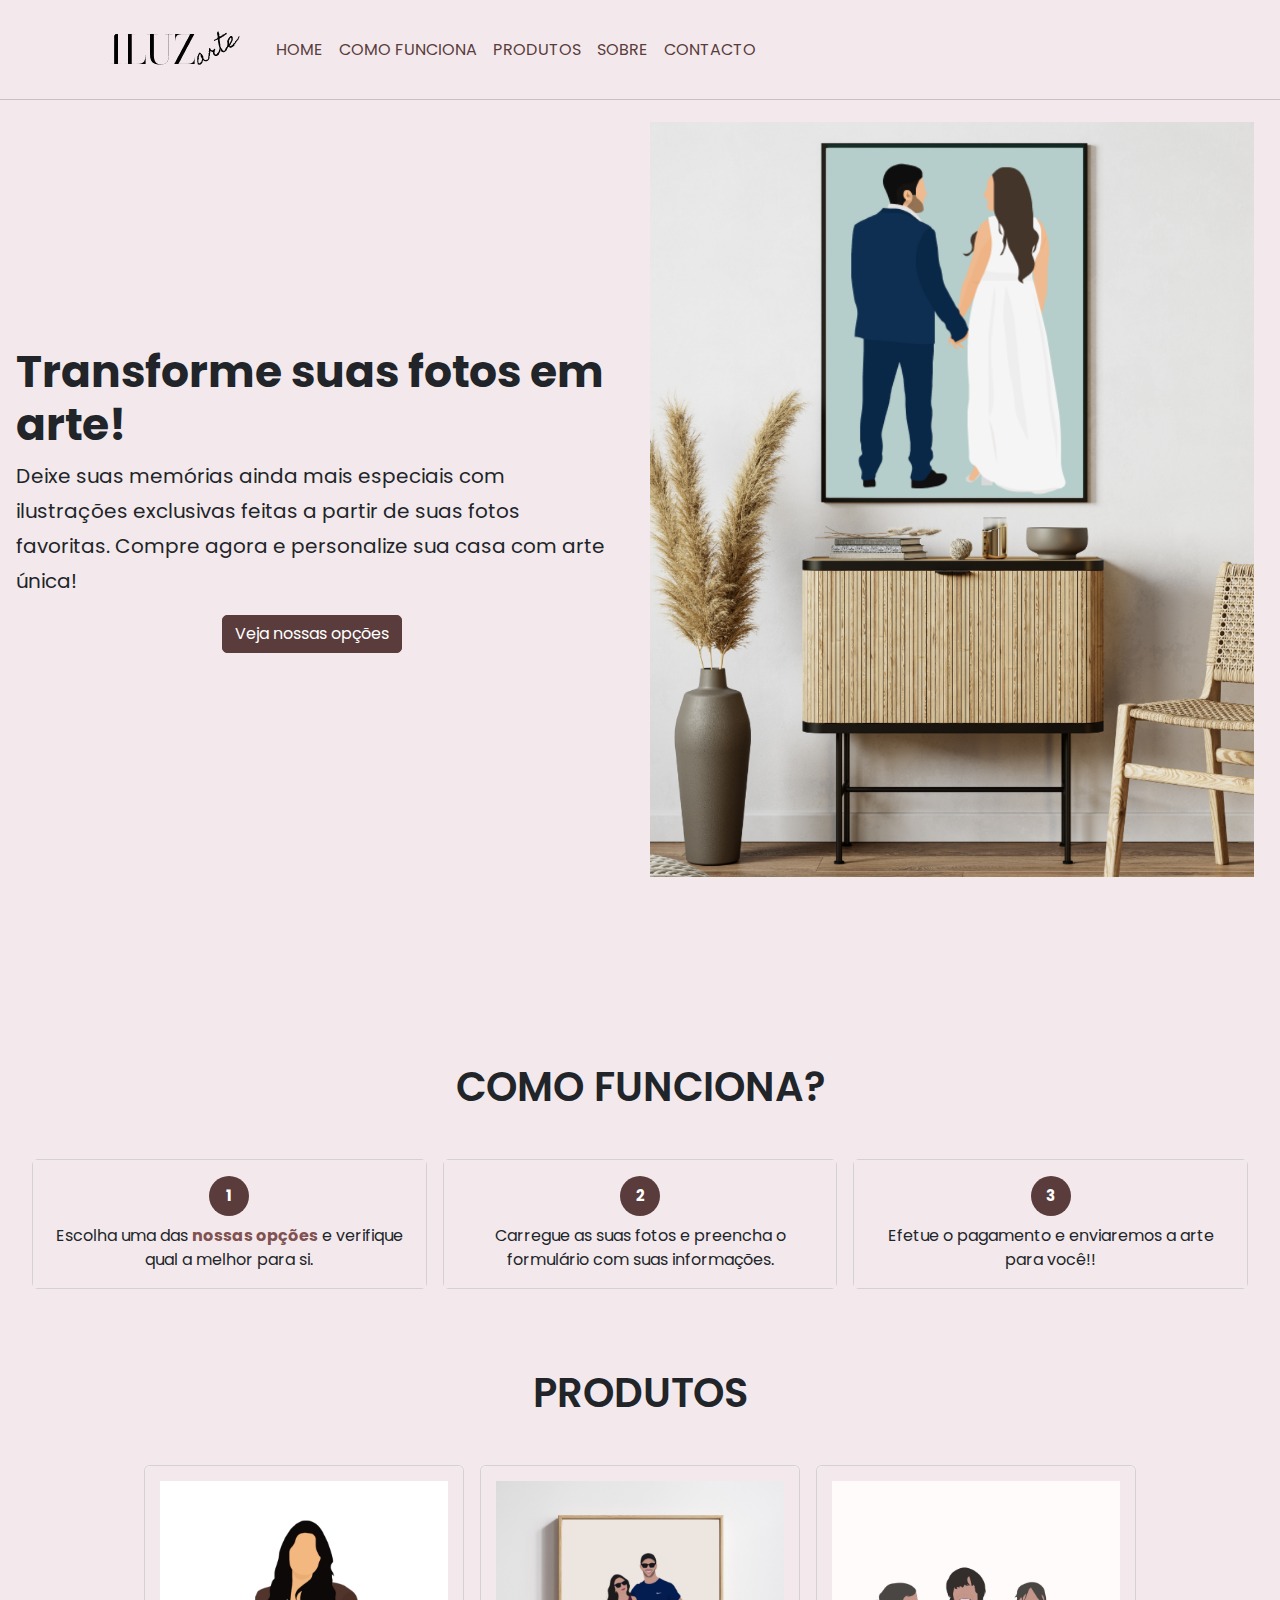
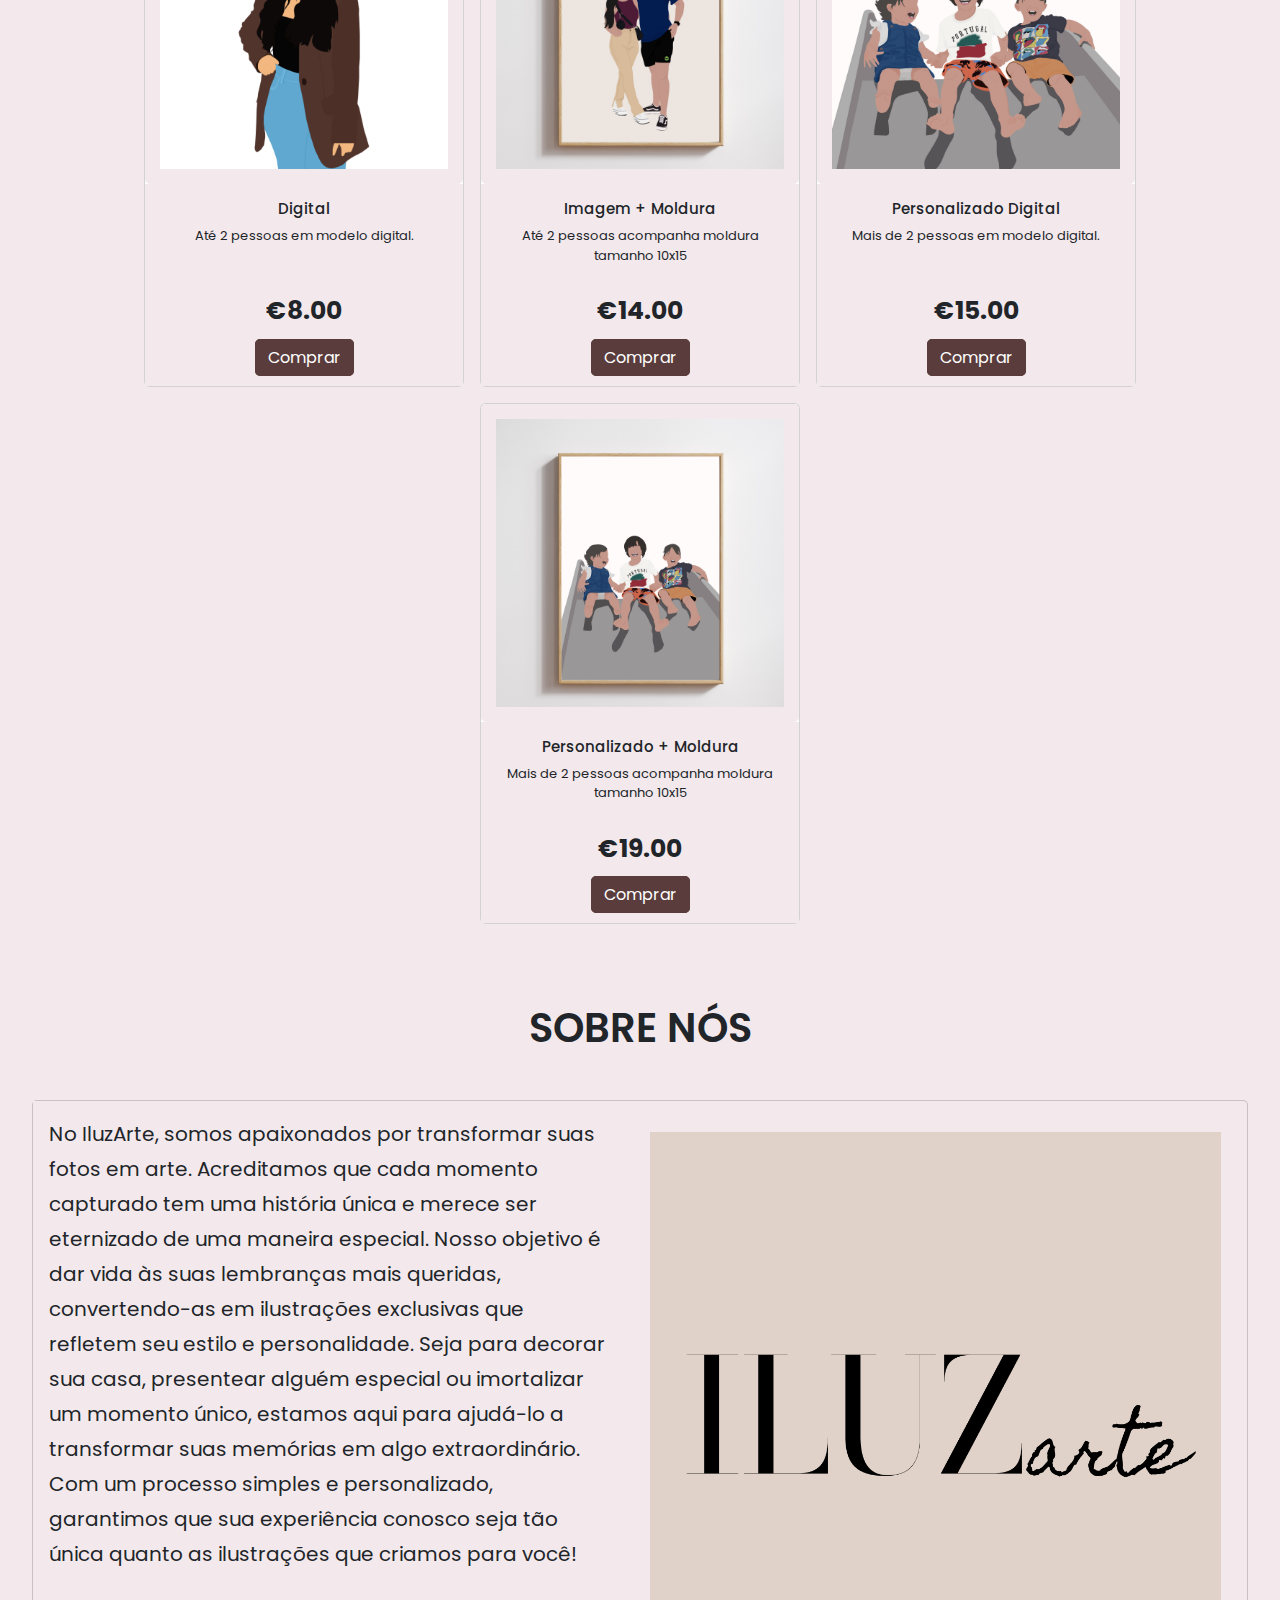
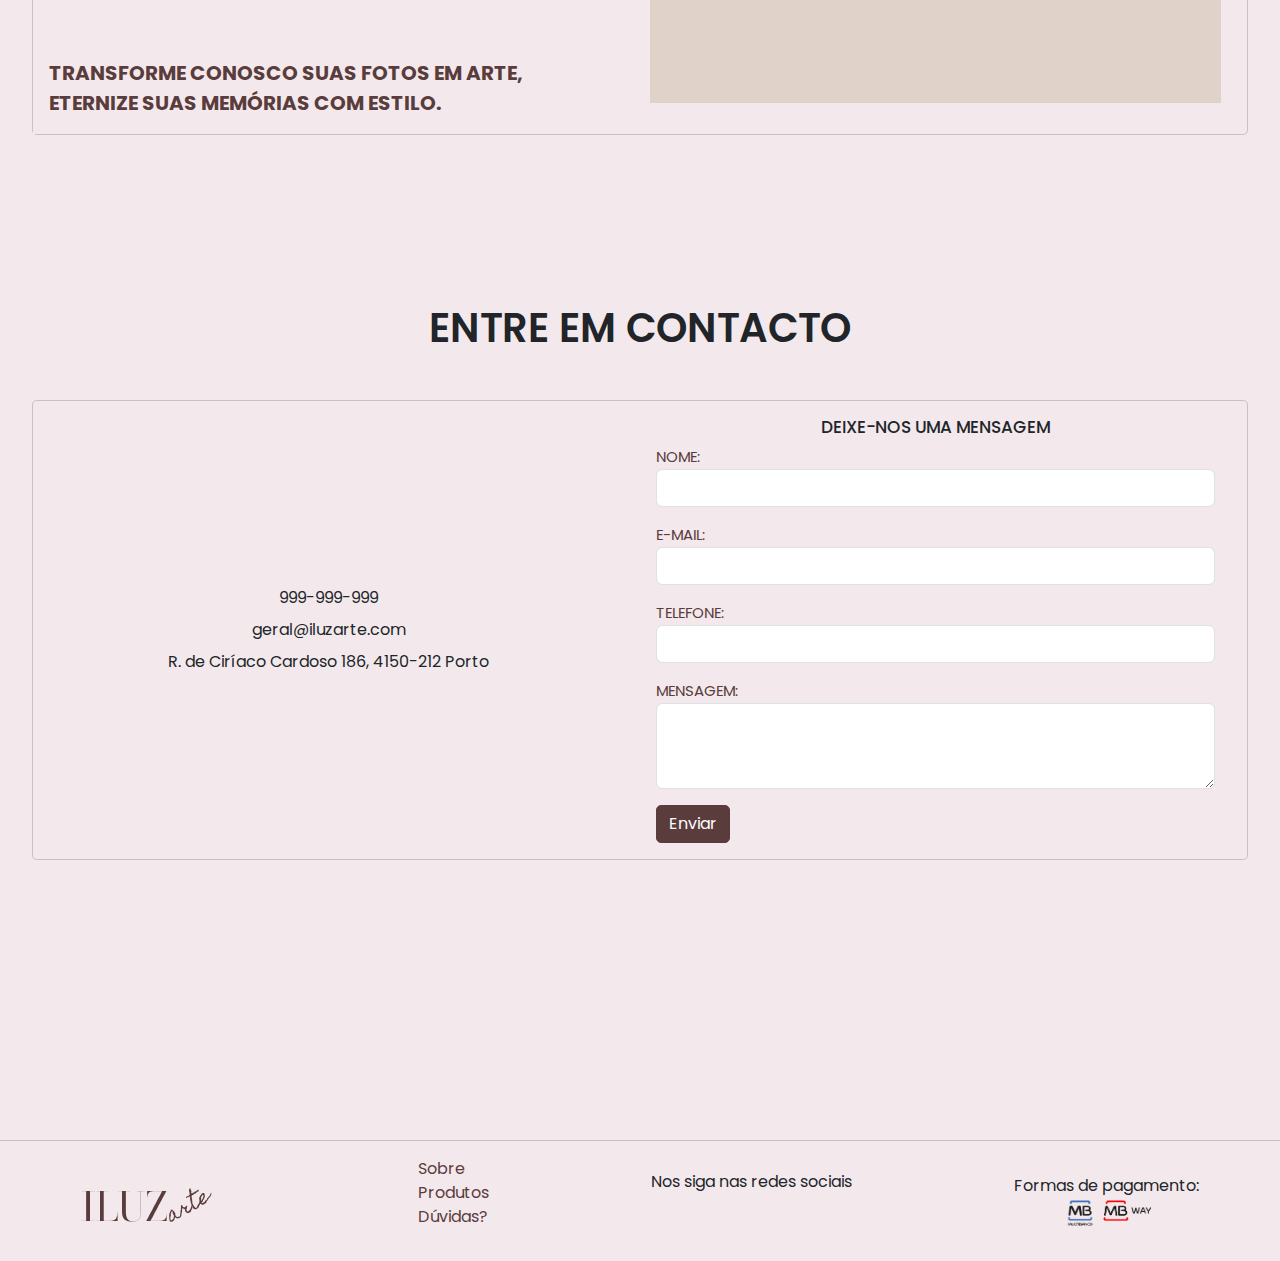
<file: index.html>
<!DOCTYPE html>
<html lang="en">
  <head>
    <meta charset="UTF-8" />
    <meta name="viewport" content="width=device-width, initial-scale=1.0" />

    <title>IluzArte</title>
    <!-- Favicon -->
    <link rel="icon" href="./img/favicon.png" type="image/x-icon">
    <link rel="apple-touch-icon" href="./img/favicon.png">
    <!-- CSS -->
    <link rel="stylesheet" href="styles.css" />
    <!-- Font Awesome -->
    <link
      rel="stylesheet"
      href="https://cdnjs.cloudflare.com/ajax/libs/font-awesome/6.6.0/css/all.min.css"
      integrity="sha512-Kc323vGBEqzTmouAECnVceyQqyqdsSiqLQISBL29aUW4U/M7pSPA/gEUZQqv1cwx4OnYxTxve5UMg5GT6L4JJg=="
      crossorigin="anonymous"
      referrerpolicy="no-referrer"
    />
    <!-- Bootstrap -->
    <link
      href="https://cdn.jsdelivr.net/npm/bootstrap@5.3.3/dist/css/bootstrap.min.css"
      rel="stylesheet"
      integrity="sha384-QWTKZyjpPEjISv5WaRU9OFeRpok6YctnYmDr5pNlyT2bRjXh0JMhjY6hW+ALEwIH"
      crossorigin="anonymous"
    />
    <!-- Font -->
  </head>

  <body>
    <header>
      <nav class="navbar navbar-expand-lg">
        <div class="container-fluid">
          <a class="navbar-brand" href="#home"><img src="./img/logo_iluz.png" class="logo" alt="logo" /></a>
          <button class="navbar-toggler" type="button" data-bs-toggle="collapse" data-bs-target="#navbarNav" aria-controls="navbarNav" aria-expanded="false" aria-label="Toggle navigation">
            <span class="navbar-toggler-icon"></span>
          </button>
          <div class="collapse navbar-collapse" id="navbarNav">
            <ul class="navbar-nav">
              <li class="nav-item">
                <a class="nav-link" aria-current="page" href="#">Home</a>
              </li>
              <li class="nav-item">
                <a class="nav-link" href="#how-it-works">Como funciona</a>
              </li>
              <li class="nav-item">
                <a class="nav-link" href="#products">Produtos</a>
              </li>
              <li class="nav-item">
                <a class="nav-link" href="#about">Sobre</a>
              </li>
              <li class="nav-item">
                <a class="nav-link" href="#contact">Contacto</a>
              </li>
            </ul>
          </div>
        </div>
      </nav>
    </header>

    <main>

      <section class="home" id="home">
        <div class="content-wrapper">
          <div class="home-content about-content flex">
            <h3>Transforme suas fotos em arte!</h3>
            <p>
              Deixe suas memórias ainda mais especiais com ilustrações
              exclusivas feitas a partir de suas fotos favoritas. Compre
              agora e personalize sua casa com arte única!
            </p>
            <a href="#products" class="button">Veja nossas opções</a>
          </div>
          <div class="about-image home-image">
            <div class="home-carousel">
              <div
                id="carouselExampleAutoplaying"
                class="carousel slide"
                data-bs-ride="carousel"
              >
                <div class="carousel-inner">
                  <div class="carousel-item active">
                    <img src="./img/ilust1.png" alt="ilustração" />
                  </div>
                  <div class="carousel-item">
                    <img src="./img/ilust4.png" alt="ilustração" />
                  </div>
                  <div class="carousel-item">
                    <img src="./img/ilust3.png" alt="ilustração" />
                  </div>
                </div>
              </div>
            </div>
          </div>
        </div>
      </section>

      <section class="how-it-works" id="how-it-works">

        <h1 class="page-title">COMO FUNCIONA?</h1>

        <div class="card-wrapper">
          <div class="card card-how-it-works">
            <div class="card-body">
              <div class="flex">
                <h5 class="card-title number">1</h5>
                <p class="card-text">Escolha uma das <a href="#products" class="options-link">nossas opções</a> e verifique qual a melhor para si.</p>
              </div>

            </div>
          </div>
          <div class="card card-how-it-works">
            <div class="card-body">
              <div class="flex">
                <h5 class="card-title number">2</h5>
                <p class="card-text">Carregue as suas fotos e preencha o formulário com suas informações.</p>
              </div>
            </div>
          </div>
          <div class="card card-how-it-works">
            <div class="card-body">
              <div class="flex">
                <h5 class="card-title number">3</h5>
                <p class="card-text">Efetue o pagamento e enviaremos a arte para você!!</p>
              </div>
            </div>
          </div> 
        </div>
      </section>

      <section id="products" class="products">

        <h1 class="page-title">PRODUTOS</h1>

        <div class="card-wrapper">
          <div class="card card-product">
            <img
              src="./img/card-portrait2.png"
              class="card-img-top"
              alt="..."
            />
            <div class="card-body">
              <h5 class="card-title">Digital</h5>
              <p class="card-description">Até 2 pessoas em modelo digital.</p>
              <p class="card-price">€8.00</p>
              <a href="form.html" class="button">Comprar</a>
            </div>
          </div>
          <div class="card">
            <img
              src="./img/card-portrait.png"
              class="card-img-top"
              alt="ilustração"
            />
            <div class="card-body">
              <h5 class="card-title">Imagem + Moldura</h5>
              <p class="card-description">
                Até 2 pessoas acompanha moldura tamanho 10x15
              </p>
              <p class="card-price">€14.00</p>
              <a href="form.html" class="button">Comprar</a>
            </div>
            
          </div>
          <div class="card">
            <img
              src="./img/card-portrait4.png"
              class="card-img-top"
              alt="ilustração"
            />
            <div class="card-body">
              <h5 class="card-title">Personalizado Digital</h5>
              <p class="card-description">
                Mais de 2 pessoas em modelo digital.
              </p>
              <p class="card-price">€15.00</p>
              <a href="form.html" class="button">Comprar</a>
            </div>
          </div>
          <div class="card">
            <img
              src="./img/card-portrait3.png"
              class="card-img-top"
              alt="ilustração"
            />
            <div class="card-body">
              <h5 class="card-title">Personalizado + Moldura</h5>
              <p class="card-description">
                Mais de 2 pessoas acompanha moldura tamanho 10x15
              </p>
              <p class="card-price">€19.00</p>
              <a href="form.html" class="button">Comprar</a>
            </div>
          </div>
        </div>
      </section>

      <section class="about" id="about">
        <h1 class="page-title">SOBRE NÓS</h1>
        <div class="content-wrapper">
          <div class="about-content ">
            <p>
              No IluzArte, somos apaixonados por transformar suas fotos em arte.
              Acreditamos que cada momento capturado tem uma história única e merece
              ser eternizado de uma maneira especial. Nosso objetivo é dar vida às
              suas lembranças mais queridas, convertendo-as em ilustrações
              exclusivas que refletem seu estilo e personalidade. 
              Seja para decorar sua casa, presentear alguém especial ou imortalizar um momento único, 
              estamos aqui para ajudá-lo a transformar suas memórias em algo extraordinário.
              Com um processo simples e personalizado, garantimos que sua
              experiência conosco seja tão única quanto as ilustrações que criamos
              para você! <br>
            </p>
            <span class="about-text-called">Transforme conosco suas fotos em arte, eternize suas
              memórias com estilo.
            </span>
          </div>
          <div class="about-image">
            <img src="./img/about_img.png" alt="logo iluzarte">
          </div>
        </div>
      </section>
      
      <section class="contact" id="contact">
        <h1 class="page-title">ENTRE EM CONTACTO</h1>
        <div class="content-wrapper">
          <div class="contact-content">
            <div>
              <i class="fa-solid fa-phone"></i>
              <span>999-999-999</span>
            </div>
            <div>
              <i class="fa-solid fa-envelope"></i>
              <span>geral@iluzarte.com</span>
            </div>
            <div>
              <i class="fa-solid fa-location-dot"></i>
              <span>R. de Ciríaco Cardoso 186,
                4150-212 Porto</span>
            </div>
          </div>
          <div class="form">
            <h3>Deixe-nos uma mensagem</h3>
            <form action="">
              <div class="mb-3">
                <label for="name" class="form-label">Nome:</label>
                <input type="text" class="form-control" id="name">
              </div>
              <div class="mb-3">
                <label for="email" class="form-label">E-mail:</label>
                <input type="email" class="form-control" id="email">
              </div>
              <div class="mb-3">
                <label for="phone" class="form-label">Telefone:</label>
                <input type="tel" class="form-control" id="phone">
              </div>
              <div class="mb-3">
                <label for="message" class="form-label">Mensagem:</label>
                <textarea class="form-control" id="message" rows="3"></textarea>
              </div>
              <button type="submit" class="button">Enviar</button>
            </form>
          </div>
        </div>
      </section>
    </main>

    <footer>

      <div class="footer-container">

        <div class="footer-logo">
          <a class="" href="#home">
            <img src="./img/logo_brown.png" class="logo" alt="logo" />
          </a>
        </div>
        <div class="footer-menu">
          <ul>
            <li><a href="#about">Sobre</a></li>
            <li><a href="#products">Produtos</a></li>
            <li><a href="#contact">Dúvidas?</a></li>
          </ul>
          
        </div>
        <div class="footer-social-medias">
          <span>Nos siga nas redes sociais</span>
          <div class="icons">
            <a href=""><i class="fa-brands fa-instagram"></i></a>
            <a href=""><i class="fa-brands fa-square-facebook"></i></a>  
         </div>
  
        </div>
        <div class="payment-ways">
          <span>Formas de pagamento: </span>
          <div class="payment-ways">
            <img src="./img/multibanco_mbway.png" class="payment" alt="Formas de pagamento" />
          </div>
        </div>
      </div>
    </footer>

    <!-- BS -->
    <script
      src="https://cdn.jsdelivr.net/npm/bootstrap@5.3.3/dist/js/bootstrap.bundle.min.js"
      integrity="sha384-YvpcrYf0tY3lHB60NNkmXc5s9fDVZLESaAA55NDzOxhy9GkcIdslK1eN7N6jIeHz"
      crossorigin="anonymous"
    ></script>
  </body>
</html>
</file>
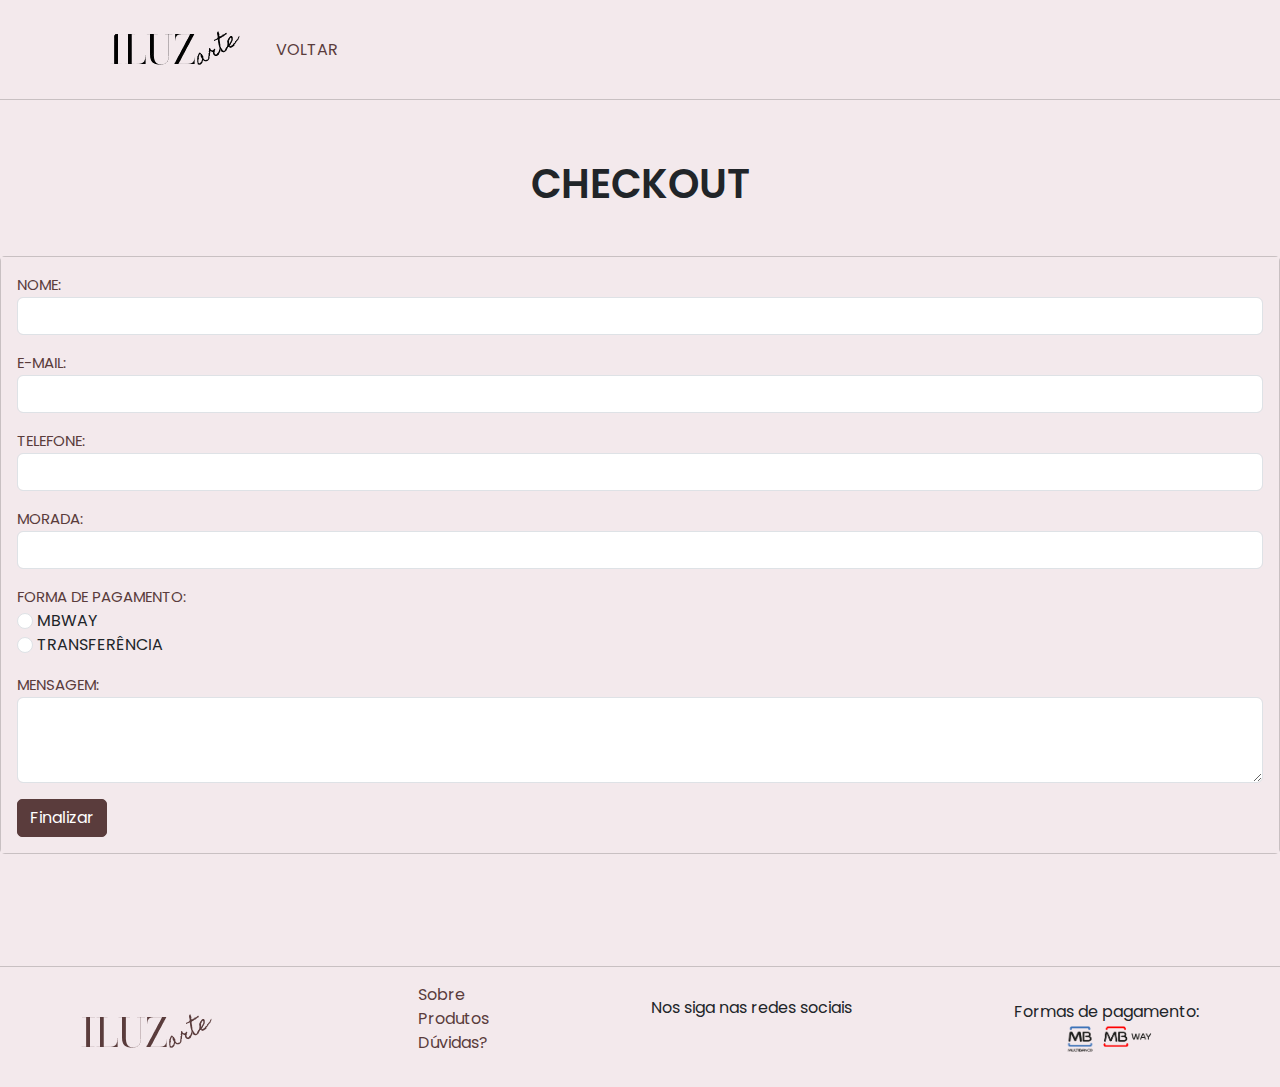
<file: form.html>
<!DOCTYPE html>
<html lang="en">
    <head>
        <meta charset="UTF-8" />
        <meta name="viewport" content="width=device-width, initial-scale=1.0" />
    
        <title>IluzArte</title>
    
        <!-- CSS -->
        <link rel="stylesheet" href="styles.css" />
        <!-- Font Awesome -->
        <link
          rel="stylesheet"
          href="https://cdnjs.cloudflare.com/ajax/libs/font-awesome/6.6.0/css/all.min.css"
          integrity="sha512-Kc323vGBEqzTmouAECnVceyQqyqdsSiqLQISBL29aUW4U/M7pSPA/gEUZQqv1cwx4OnYxTxve5UMg5GT6L4JJg=="
          crossorigin="anonymous"
          referrerpolicy="no-referrer"
        />
        <!-- Bootstrap -->
        <link
          href="https://cdn.jsdelivr.net/npm/bootstrap@5.3.3/dist/css/bootstrap.min.css"
          rel="stylesheet"
          integrity="sha384-QWTKZyjpPEjISv5WaRU9OFeRpok6YctnYmDr5pNlyT2bRjXh0JMhjY6hW+ALEwIH"
          crossorigin="anonymous"
        />
        <!-- Font -->
      </head>
<body>
    <header>
        <nav class="navbar navbar-expand-lg">
          <div class="container-fluid">
            <a class="navbar-brand" href="index.html"><img src="./img/logo_iluz.png" class="logo" alt="logo" /></a>
            <button class="navbar-toggler" type="button" data-bs-toggle="collapse" data-bs-target="#navbarNav" aria-controls="navbarNav" aria-expanded="false" aria-label="Toggle navigation">
              <span class="navbar-toggler-icon"></span>
            </button>
            <div class="collapse navbar-collapse" id="navbarNav">
              <ul class="navbar-nav">
                <li class="nav-item">
                  <a class="nav-link" aria-current="page" href="index.html">Voltar</a>
                </li>
              </ul>
            </div>
          </div>
        </nav>
    </header>

      <section class="checkout" id="checkout">
        <h1 class="page-title">CHECKOUT</h1>
        <div class="content-wrapper">
          <div class="form form-checkout">
            <form action="">
              <div class="mb-3">
                <label for="name" class="form-label">Nome:</label>
                <input type="text" class="form-control" id="name" />
              </div>
              <div class="mb-3">
                <label for="email" class="form-label">E-mail:</label>
                <input type="email" class="form-control" id="email" />
              </div>
              <div class="mb-3">
                <label for="phone" class="form-label">Telefone:</label>
                <input type="tel" class="form-control" id="phone" />
              </div>
              <div class="mb-3">
                <label for="address" class="form-label">Morada:</label>
                <input type="text" class="form-control" id="address" />
              </div>
              <div class="mb-3">
                <label for="payment" class="form-label">Forma de pagamento:</label><br>
                <label>
                    <input type="radio" class="form-check-input" name="payment" value="mbway" /> MBWAY
                  </label><br>
                  
                  <label>
                    <input type="radio" class="form-check-input" name="payment" value="transferencia" /> TRANSFERÊNCIA
                  </label><br>
             </div>
              <div class="mb-3">
                <label for="message" class="form-label">Mensagem:</label>
                <textarea class="form-control" id="message" rows="3"></textarea>
              </div>
              <button type="submit" class="button">Finalizar</button>
            </form>
          </div>
        </div>
      </section>

      <footer>

        <div class="footer-container">
  
          <div class="footer-logo">
            <a class="" href="#home">
              <img src="./img/logo_brown.png" class="logo" alt="logo" />
            </a>
          </div>
          <div class="footer-menu">
            <ul>
              <li><a href="#about">Sobre</a></li>
              <li><a href="#products">Produtos</a></li>
              <li><a href="#contact">Dúvidas?</a></li>
            </ul>
            
          </div>
          <div class="footer-social-medias">
            <span>Nos siga nas redes sociais</span>
            <div class="icons">
              <a href=""><i class="fa-brands fa-instagram"></i></a>
              <a href=""><i class="fa-brands fa-square-facebook"></i></a>  
           </div>
    
          </div>
          <div class="payment-ways">
            <span>Formas de pagamento: </span>
            <div class="payment-ways">
              <img src="./img/multibanco_mbway.png" class="payment" alt="Formas de pagamento" />
            </div>
          </div>
        </div>
      </footer>
</body>
</html>
</file>
<file: styles.css>
@import url('https://fonts.googleapis.com/css2?family=Lato:ital,wght@0,100;0,300;0,400;0,700;0,900;1,100;1,300;1,400;1,700;1,900&family=Playfair+Display:ital,wght@0,400..900;1,400..900&family=Poppins:ital,wght@0,100;0,200;0,300;0,400;0,500;0,600;0,700;0,800;0,900;1,100;1,200;1,300;1,400;1,500;1,600;1,700;1,800;1,900&display=swap');

* {
    margin: 0;
    padding: 0;
    box-sizing: border-box;
    font-family: "Poppins", serif;
    transition: 0.2s;
    list-style: none;
    background-color: #f3e9ec;
}

html {
    scroll-padding-top: 5rem;
}

/* Geral */

    /* Tags */

body {
    background-color: #f3e9ec!important;
}

a {
    text-decoration: none!important;
}

section  {
    padding: 1rem 2rem;
    max-width: 1400px;
    margin: 0 auto;
}

img {
    border-radius: 5px!important;
}

     /* Classes gerais*/

.flex {
    display: flex;
    flex-direction: column;
    align-items: center;
}

.page-title {
    font-weight: 600;
    text-align: center;
    margin: 3rem 2rem;
}

.button {
    background-color: #5a3c3c;
    border: 1px solid #5a3c3c;
    color: #fff;
    padding: 0.375rem 0.75rem;
    border-radius: 5px;
}

.button:hover {
    background-color: #7e5454;
    border: 1px solid #7e5454;
}

.content-wrapper {
    display: flex;
    align-items: center;
    flex-wrap: wrap;
    gap: 1rem;
    width: 100%;
    border: 1px solid rgba(0, 0, 0, 0.175);
    border-radius: 5px;
}


.home, .products, .about, .contact {
    min-height: 100vh;
}

/* CABEÇALHO - NAVBAR */

header {
    position: fixed;
    top: 0;
    left: 0;
    right: 0;
    z-index: 20;
    border-bottom: 1px solid rgba(0, 0, 0, 0.175);
}

.navbar a {
    text-transform: uppercase;
    color: #5a3c3c;
}    



/* HOME */
.home, .checkout {
    padding: 7rem 0;
}


.home .content-wrapper {
    border: none;
}

.home-content h3 {
    font-size: 2.75rem;
    font-weight: bold;
}


/* COMO FUNCIONA */


.options-link {
    color: #815252;
    font-weight: bold;
}

.number {
    font-size: 15px;
    font-weight: bold;
    width: 40px; 
    height: 40px; 
    text-align: center; 
    line-height: 40px;
    background-color: #5a3c3c;
    color: #fff!important;
    border-radius: 50%;
}


/* PRODUTOS e cards*/

.card-wrapper {
    display: flex;
    flex-wrap: wrap;
    justify-content: center;
    gap: 1rem;

}

.card {
    width: 20rem;   
}


.card img {
    padding: 15px;
}

.card-body {
    text-align: center;
}

.card-title {
    font-size: 15px;
 }

.card-description {
    font-size: 13px;
    min-height: 50px;
}

.card-price {
    font-size: 25px;
    font-weight: bolder;
}

/* SOBRE E CONTACTO */

.about-content, .about-image,
.contact-content, .form, .home-content, .home-image {
    width: calc(50% - 1rem);
}

/* SOBRE */

.about-content, .home-content {
    display: flex;
    flex-direction: column;
    justify-content: space-between; 
    padding: 1rem;
}

.about-content p, .home-content p{
    font-size: 20px;
    line-height: 35px;  
}

.about-text-called {
    margin-top: 70px;
    font-weight: bold;
    font-size: 20px;
    text-transform: uppercase;
    color: #5a3c3c;
}

.about-image img {
    width: 100%;
    height: 100%;
    padding: 10px;
}

/* Contacto */

.contact-content {
    display: flex;
    flex-direction: column;
    justify-content: center;
    align-items: center;
    gap: .5rem;
    padding: 7rem 0;
}

.contact-content i {
    color: #5a3c3c;
}


/* Form */

.form {
    padding: 1rem;
}


.form h3 {
    font-size: 17px;
    text-transform: uppercase;
    text-align: center;
}

.form-label {
    text-transform: uppercase;
    font-size: 15px;
    color: #5a3c3c;
    margin-bottom: 0!important;
}

.form-checkout {
    width: 100%;
}

/* RODAPÉ */

footer {
    border-top: 1px solid rgba(0, 0, 0, 0.175);
    padding: 1rem 0;
}

.footer-container {
    display: flex;
    justify-content: space-around;
    align-items: center;
    flex-wrap: wrap;
}

footer .footer-menu a {
    color: #5a3c3c;
    text-decoration: none;
}

footer .footer-menu a:hover {
    color: #795353;
}

.payment-ways, .footer-social-medias {
    text-align: center;
}

.payment-ways img {
    width: 100px;
    height: 30px;
}

.fa-brands{
    font-size: 25px;
    color: #5a3c3c;
    margin: 5px;
}

.fa-brands:hover {
    color: #795353;
}



/* RESPONSIVIDADE */

@media only screen and (max-width: 719px) {
    /* produtos */
    .card {
        width: 100%;
    }

    .footer-container {
        flex-direction: column;
        gap: 1.5rem;
    }
}

@media only screen and (min-width: 992px) {
    header {
        padding: 0 5rem;
    }

    /* Como funciona */
    .card-how-it-works {
        flex: 1 1 calc(33.333% - 1rem);
    }
}

@media only screen and (max-width: 992px) {

    /* Sobre */
    .about-content, .about-image, .home-content, .home-image, .contact-content, .form {
        width: 100%;
    }
}
</file>
